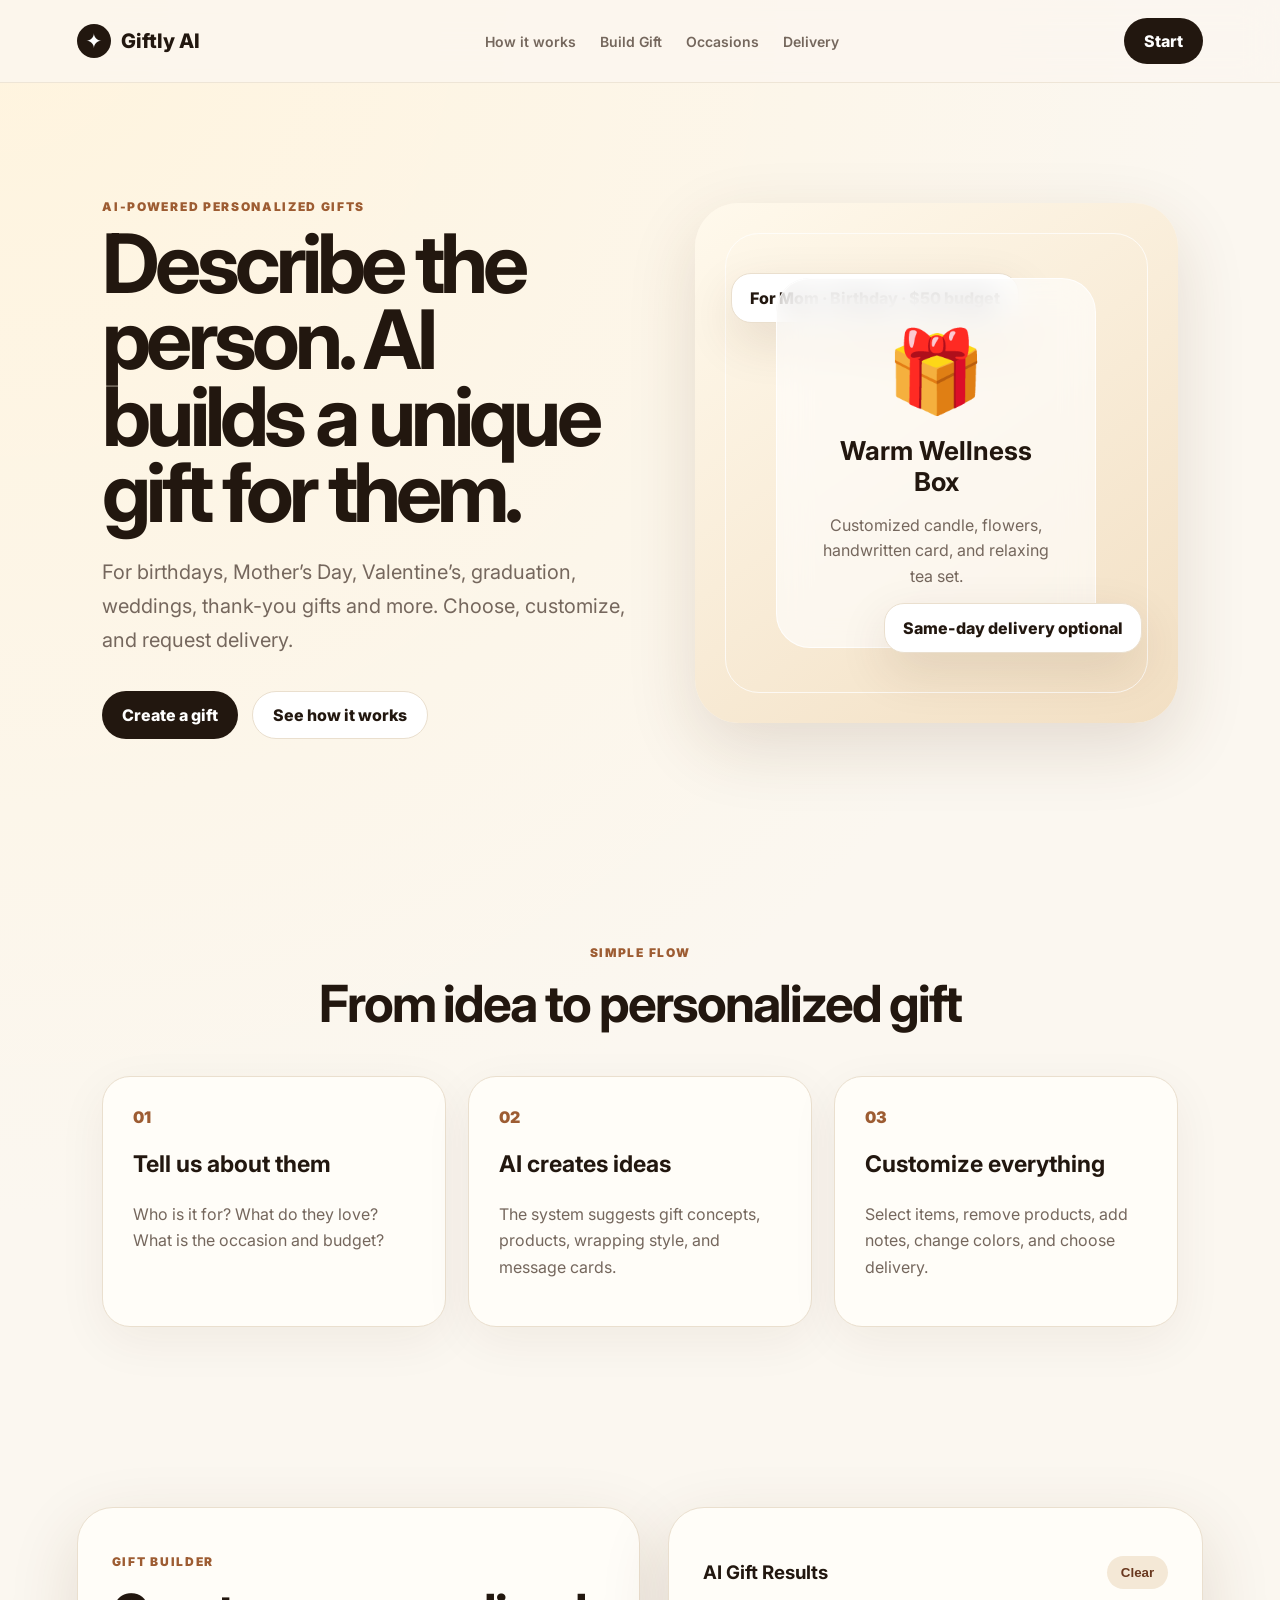
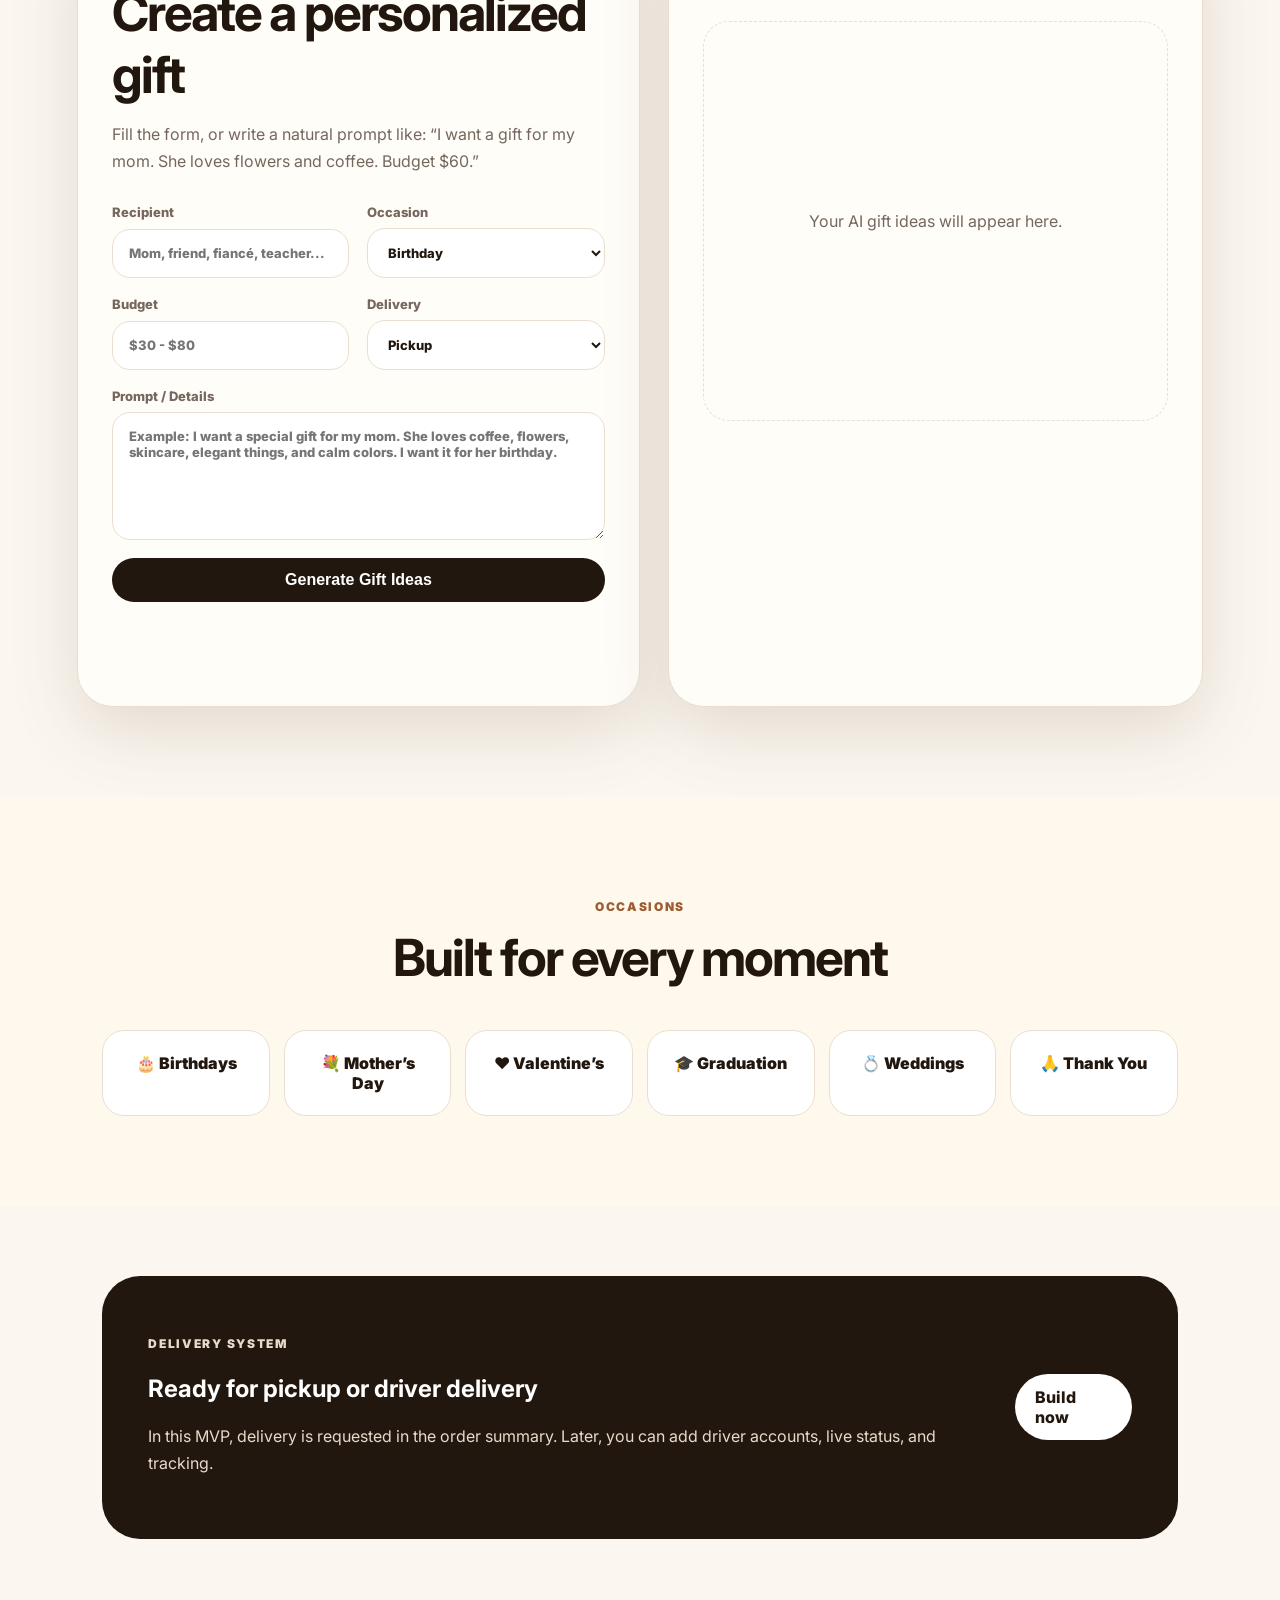
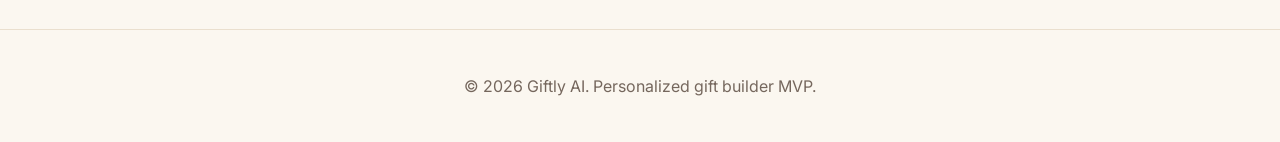
<file: index.html>
<!DOCTYPE html>
<html lang="en">
<head>
  <meta charset="UTF-8" />
  <meta name="viewport" content="width=device-width, initial-scale=1.0" />
  <title>Giftly AI | Personalized Gift Builder</title>
  <meta name="description" content="AI personalized gift builder for every occasion." />
  <link rel="preconnect" href="https://fonts.googleapis.com">
  <link rel="preconnect" href="https://fonts.gstatic.com" crossorigin>
  <link href="https://fonts.googleapis.com/css2?family=Inter:wght@400;500;600;700;800&display=swap" rel="stylesheet">
  <link rel="stylesheet" href="style.css" />
</head>
<body>
  <header class="site-header">
    <a href="#" class="brand"><span class="brand-mark">✦</span><span>Giftly AI</span></a>
    <nav>
      <a href="#how">How it works</a>
      <a href="#builder">Build Gift</a>
      <a href="#occasions">Occasions</a>
      <a href="#delivery">Delivery</a>
    </nav>
    <a href="#builder" class="header-btn">Start</a>
  </header>

  <main>
    <section class="hero">
      <div class="hero-content">
        <p class="eyebrow">AI-powered personalized gifts</p>
        <h1>Describe the person. AI builds a unique gift for them.</h1>
        <p class="hero-text">For birthdays, Mother’s Day, Valentine’s, graduation, weddings, thank-you gifts and more. Choose, customize, and request delivery.</p>
        <div class="hero-actions">
          <a href="#builder" class="primary-btn">Create a gift</a>
          <a href="#how" class="secondary-btn">See how it works</a>
        </div>
      </div>
      <div class="hero-card">
        <div class="floating-card top">For Mom · Birthday · $50 budget</div>
        <div class="gift-preview">
          <div class="gift-box">🎁</div>
          <h3>Warm Wellness Box</h3>
          <p>Customized candle, flowers, handwritten card, and relaxing tea set.</p>
        </div>
        <div class="floating-card bottom">Same-day delivery optional</div>
      </div>
    </section>

    <section id="how" class="section">
      <div class="section-title">
        <p class="eyebrow">Simple flow</p>
        <h2>From idea to personalized gift</h2>
      </div>
      <div class="steps-grid">
        <article><span>01</span><h3>Tell us about them</h3><p>Who is it for? What do they love? What is the occasion and budget?</p></article>
        <article><span>02</span><h3>AI creates ideas</h3><p>The system suggests gift concepts, products, wrapping style, and message cards.</p></article>
        <article><span>03</span><h3>Customize everything</h3><p>Select items, remove products, add notes, change colors, and choose delivery.</p></article>
      </div>
    </section>

    <section id="builder" class="builder-section">
      <div class="builder-panel">
        <div class="section-title left">
          <p class="eyebrow">Gift builder</p>
          <h2>Create a personalized gift</h2>
          <p>Fill the form, or write a natural prompt like: “I want a gift for my mom. She loves flowers and coffee. Budget $60.”</p>
        </div>

        <form id="giftForm" class="gift-form">
          <div class="form-row">
            <label>Recipient
              <input id="recipient" placeholder="Mom, friend, fiancé, teacher..." required />
            </label>
            <label>Occasion
              <select id="occasion">
                <option>Birthday</option>
                <option>Mother's Day</option>
                <option>Valentine's Day</option>
                <option>Graduation</option>
                <option>Wedding</option>
                <option>Anniversary</option>
                <option>Thank You</option>
                <option>New Baby</option>
                <option>Other</option>
              </select>
            </label>
          </div>

          <div class="form-row">
            <label>Budget
              <input id="budget" placeholder="$30 - $80" />
            </label>
            <label>Delivery
              <select id="delivery">
                <option>Pickup</option>
                <option>Delivery optional</option>
                <option>Same-day delivery</option>
              </select>
            </label>
          </div>

          <label>Prompt / Details
            <textarea id="prompt" rows="6" placeholder="Example: I want a special gift for my mom. She loves coffee, flowers, skincare, elegant things, and calm colors. I want it for her birthday."></textarea>
          </label>

          <button id="generateBtn" type="submit" class="primary-btn full">Generate Gift Ideas</button>
          <p id="formMessage" class="form-message"></p>
        </form>
      </div>

      <aside class="results-panel">
        <div class="results-header">
          <h3>AI Gift Results</h3>
          <button id="clearBtn" class="mini-btn">Clear</button>
        </div>
        <div id="loading" class="loading hidden"><span></span><p>Creating personalized gifts...</p></div>
        <div id="results" class="results-empty">Your AI gift ideas will appear here.</div>
      </aside>
    </section>

    <section id="customizer" class="section hidden">
      <div class="section-title">
        <p class="eyebrow">Customize</p>
        <h2>Your selected gift</h2>
      </div>
      <div id="customizerContent" class="customizer-card"></div>
    </section>

    <section id="occasions" class="section soft">
      <div class="section-title">
        <p class="eyebrow">Occasions</p>
        <h2>Built for every moment</h2>
      </div>
      <div class="occasion-grid">
        <div>🎂 Birthdays</div><div>💐 Mother’s Day</div><div>❤️ Valentine’s</div><div>🎓 Graduation</div><div>💍 Weddings</div><div>🙏 Thank You</div>
      </div>
    </section>

    <section id="delivery" class="delivery-section">
      <div>
        <p class="eyebrow">Delivery system</p>
        <h2>Ready for pickup or driver delivery</h2>
        <p>In this MVP, delivery is requested in the order summary. Later, you can add driver accounts, live status, and tracking.</p>
      </div>
      <a href="#builder" class="primary-btn">Build now</a>
    </section>
  </main>

  <footer>
    <p>© <span id="year"></span> Giftly AI. Personalized gift builder MVP.</p>
  </footer>

  <script src="script.js"></script>
</body>
</html>
</file>
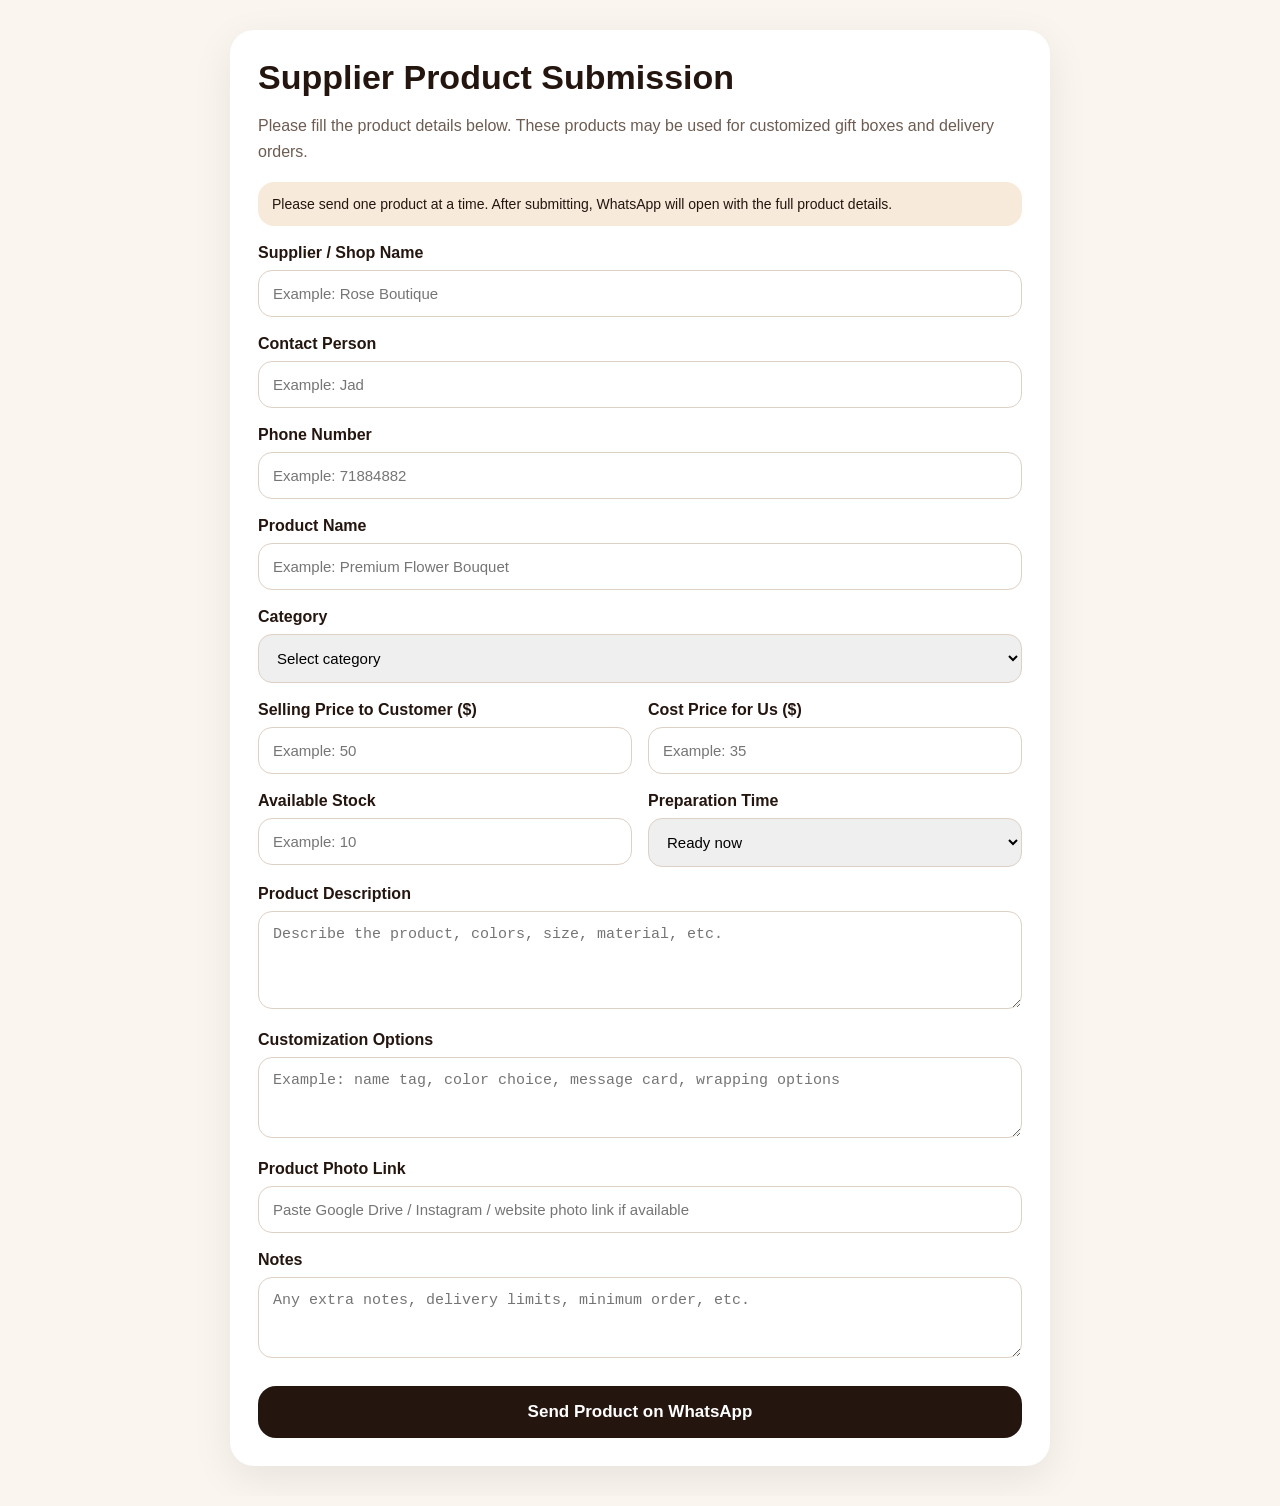
<file: supplier.html>
<!DOCTYPE html>
<html lang="en">
<head>
  <meta charset="UTF-8" />
  <meta name="viewport" content="width=device-width, initial-scale=1.0" />
  <title>Supplier Product Submission</title>
  <style>
    body {
      margin: 0;
      font-family: Arial, sans-serif;
      background: #faf5ef;
      color: #24150f;
    }

    .page {
      max-width: 820px;
      margin: auto;
      padding: 30px 18px;
    }

    .card {
      background: white;
      border-radius: 24px;
      padding: 28px;
      box-shadow: 0 12px 40px rgba(0,0,0,0.08);
    }

    h1 {
      margin: 0 0 10px;
      font-size: 34px;
    }

    p {
      color: #6d5c52;
      line-height: 1.6;
    }

    label {
      display: block;
      margin-top: 18px;
      font-weight: 700;
    }

    input, select, textarea {
      width: 100%;
      padding: 14px;
      margin-top: 8px;
      border-radius: 14px;
      border: 1px solid #ddd0c5;
      font-size: 15px;
      box-sizing: border-box;
    }

    textarea {
      resize: vertical;
    }

    .grid {
      display: grid;
      grid-template-columns: 1fr 1fr;
      gap: 16px;
    }

    button {
      width: 100%;
      margin-top: 24px;
      padding: 16px;
      border: 0;
      border-radius: 18px;
      background: #25150f;
      color: white;
      font-size: 17px;
      font-weight: 800;
      cursor: pointer;
    }

    .note {
      background: #f7eadb;
      padding: 14px;
      border-radius: 16px;
      margin-top: 18px;
      font-size: 14px;
    }

    @media(max-width: 700px) {
      .grid {
        grid-template-columns: 1fr;
      }

      h1 {
        font-size: 28px;
      }
    }
  </style>
</head>
<body>

  <div class="page">
    <div class="card">
      <h1>Supplier Product Submission</h1>
      <p>
        Please fill the product details below. These products may be used for customized gift boxes and delivery orders.
      </p>

      <div class="note">
        Please send one product at a time. After submitting, WhatsApp will open with the full product details.
      </div>

      <form id="supplierForm">
        <label>Supplier / Shop Name</label>
        <input id="supplierName" required placeholder="Example: Rose Boutique" />

        <label>Contact Person</label>
        <input id="contactPerson" required placeholder="Example: Jad" />

        <label>Phone Number</label>
        <input id="phone" required placeholder="Example: 71884882" />

        <label>Product Name</label>
        <input id="productName" required placeholder="Example: Premium Flower Bouquet" />

        <label>Category</label>
        <select id="category" required>
          <option value="">Select category</option>
          <option>Flowers</option>
          <option>Chocolate</option>
          <option>Perfume</option>
          <option>Jewelry</option>
          <option>Candles</option>
          <option>Skincare</option>
          <option>Coffee / Tea</option>
          <option>Home Decor</option>
          <option>Personalized Item</option>
          <option>Other</option>
        </select>

        <div class="grid">
          <div>
            <label>Selling Price to Customer ($)</label>
            <input id="sellingPrice" type="number" required placeholder="Example: 50" />
          </div>

          <div>
            <label>Cost Price for Us ($)</label>
            <input id="costPrice" type="number" required placeholder="Example: 35" />
          </div>
        </div>

        <div class="grid">
          <div>
            <label>Available Stock</label>
            <input id="stock" type="number" required placeholder="Example: 10" />
          </div>

          <div>
            <label>Preparation Time</label>
            <select id="prepTime" required>
              <option>Ready now</option>
              <option>Same day</option>
              <option>24 hours</option>
              <option>48 hours</option>
              <option>Custom</option>
            </select>
          </div>
        </div>

        <label>Product Description</label>
        <textarea id="description" rows="4" required placeholder="Describe the product, colors, size, material, etc."></textarea>

        <label>Customization Options</label>
        <textarea id="customization" rows="3" placeholder="Example: name tag, color choice, message card, wrapping options"></textarea>

        <label>Product Photo Link</label>
        <input id="photoLink" placeholder="Paste Google Drive / Instagram / website photo link if available" />

        <label>Notes</label>
        <textarea id="notes" rows="3" placeholder="Any extra notes, delivery limits, minimum order, etc."></textarea>

        <button type="submit">Send Product on WhatsApp</button>
      </form>
    </div>
  </div>

  <script>
    const YOUR_WHATSAPP_NUMBER = "96171884882";

    document.getElementById("supplierForm").addEventListener("submit", function(e) {
      e.preventDefault();

      const selling = Number(document.getElementById("sellingPrice").value || 0);
      const cost = Number(document.getElementById("costPrice").value || 0);
      const profit = selling - cost;

      const message =
`NEW SUPPLIER PRODUCT

Supplier: ${value("supplierName")}
Contact Person: ${value("contactPerson")}
Phone: ${value("phone")}

Product: ${value("productName")}
Category: ${value("category")}

Selling Price: $${selling}
Cost Price for Us: $${cost}
Estimated Profit: $${profit}

Stock: ${value("stock")}
Preparation Time: ${value("prepTime")}

Description:
${value("description")}

Customization:
${value("customization") || "None"}

Photo Link:
${value("photoLink") || "Not provided"}

Notes:
${value("notes") || "None"}`;

      const url = `https://wa.me/${YOUR_WHATSAPP_NUMBER}?text=${encodeURIComponent(message)}`;
      window.open(url, "_blank");
    });

    function value(id) {
      return document.getElementById(id).value.trim();
    }
  </script>

</body>
</html>
</file>
<file: style.css>
:root{
  --bg:#fbf7f0;--text:#22170f;--muted:#75675d;--card:#fffaf2;--line:#eadfce;--accent:#9d5c32;--accent-dark:#69381f;--cream:#fffdf8;--shadow:0 24px 70px rgba(83,50,23,.14);--radius:28px
}
*{box-sizing:border-box} html{scroll-behavior:smooth} body{margin:0;font-family:Inter,system-ui,sans-serif;background:radial-gradient(circle at top left,#fff4de,transparent 34%),var(--bg);color:var(--text)}
a{text-decoration:none;color:inherit}.site-header{position:sticky;top:0;z-index:20;display:flex;align-items:center;justify-content:space-between;padding:18px 6vw;background:rgba(251,247,240,.78);backdrop-filter:blur(18px);border-bottom:1px solid rgba(234,223,206,.75)}
.brand{display:flex;gap:10px;align-items:center;font-weight:800;font-size:20px}.brand-mark{display:grid;place-items:center;width:34px;height:34px;border-radius:50%;background:var(--text);color:#fff}nav{display:flex;gap:24px;color:var(--muted);font-size:14px;font-weight:600}.header-btn,.primary-btn,.secondary-btn,.mini-btn{border:0;cursor:pointer;font-weight:800;border-radius:999px;display:inline-flex;align-items:center;justify-content:center;transition:.2s}.header-btn,.primary-btn{background:var(--text);color:#fff;padding:13px 20px}.primary-btn:hover,.header-btn:hover{transform:translateY(-2px);box-shadow:0 12px 30px rgba(34,23,15,.18)}.secondary-btn{background:#fff;color:var(--text);border:1px solid var(--line);padding:13px 20px}.hero{display:grid;grid-template-columns:1.05fr .95fr;gap:60px;align-items:center;min-height:760px;padding:80px 8vw}.eyebrow{color:var(--accent);text-transform:uppercase;letter-spacing:.14em;font-size:12px;font-weight:900}.hero h1{font-size:clamp(44px,7vw,82px);line-height:.93;margin:12px 0 24px;letter-spacing:-.06em}.hero-text{font-size:20px;line-height:1.7;color:var(--muted);max-width:620px}.hero-actions{display:flex;gap:14px;margin-top:34px;flex-wrap:wrap}.hero-card{position:relative;min-height:520px;border-radius:44px;background:linear-gradient(145deg,#fff9ec,#f2dfc3);box-shadow:var(--shadow);display:grid;place-items:center;overflow:hidden}.hero-card:before{content:"";position:absolute;inset:30px;border:1px solid rgba(255,255,255,.75);border-radius:34px}.gift-preview{position:relative;text-align:center;background:rgba(255,255,255,.62);border:1px solid rgba(255,255,255,.8);padding:42px;border-radius:34px;max-width:320px;backdrop-filter:blur(16px)}.gift-box{font-size:80px}.gift-preview h3{font-size:26px;margin:16px 0 8px}.gift-preview p{color:var(--muted);line-height:1.6}.floating-card{position:absolute;background:#fff;border:1px solid var(--line);padding:14px 18px;border-radius:20px;font-weight:800;box-shadow:0 18px 50px rgba(70,38,15,.12)}.floating-card.top{top:70px;left:36px}.floating-card.bottom{bottom:70px;right:36px}.section{padding:90px 8vw}.section.soft{background:#fff9ed}.section-title{text-align:center;max-width:720px;margin:0 auto 42px}.section-title.left{text-align:left;margin:0 0 28px}.section-title h2{font-size:clamp(32px,4vw,54px);letter-spacing:-.04em;margin:8px 0}.section-title p:not(.eyebrow){color:var(--muted);line-height:1.7}.steps-grid{display:grid;grid-template-columns:repeat(3,1fr);gap:22px}.steps-grid article,.customizer-card{background:var(--cream);border:1px solid var(--line);border-radius:var(--radius);padding:30px;box-shadow:0 14px 50px rgba(64,38,14,.06)}.steps-grid span{color:var(--accent);font-weight:900}.steps-grid h3{font-size:23px}.steps-grid p{color:var(--muted);line-height:1.65}.builder-section{padding:90px 6vw;display:grid;grid-template-columns:1fr .95fr;gap:28px}.builder-panel,.results-panel{background:var(--cream);border:1px solid var(--line);border-radius:36px;padding:34px;box-shadow:var(--shadow)}.gift-form{display:grid;gap:18px}.form-row{display:grid;grid-template-columns:1fr 1fr;gap:18px}label{display:grid;gap:8px;font-size:13px;font-weight:800;color:var(--muted)}input,select,textarea{width:100%;border:1px solid var(--line);border-radius:18px;padding:15px 16px;background:#fff;font:inherit;color:var(--text);outline:none}textarea{resize:vertical}.full{width:100%;font-size:16px}.form-message{min-height:20px;color:#b23a2f;font-weight:700}.results-header{display:flex;align-items:center;justify-content:space-between;margin-bottom:18px}.mini-btn{padding:9px 14px;background:#f4e8d6;color:var(--accent-dark)}.results-empty{min-height:400px;display:grid;place-items:center;text-align:center;color:var(--muted);border:1px dashed var(--line);border-radius:26px;padding:30px}.gift-card{background:#fff;border:1px solid var(--line);border-radius:26px;padding:22px;margin-bottom:16px}.gift-card h4{margin:0 0 8px;font-size:22px}.gift-card p{color:var(--muted);line-height:1.6}.tag-row{display:flex;gap:8px;flex-wrap:wrap;margin:14px 0}.tag{font-size:12px;font-weight:800;background:#f5ead8;color:var(--accent-dark);padding:8px 10px;border-radius:999px}.item-list{padding-left:18px;color:var(--muted);line-height:1.7}.select-btn{margin-top:12px;width:100%;padding:12px;border-radius:16px;border:0;background:var(--accent);color:#fff;font-weight:900;cursor:pointer}.loading{min-height:400px;display:grid;place-items:center;text-align:center;color:var(--muted)}.loading span{width:44px;height:44px;border-radius:50%;border:4px solid #eadfce;border-top-color:var(--accent);animation:spin 1s linear infinite}@keyframes spin{to{transform:rotate(360deg)}}.hidden{display:none!important}.customizer-card{max-width:860px;margin:auto}.customizer-grid{display:grid;grid-template-columns:1fr 1fr;gap:18px}.customizer-actions{display:flex;gap:12px;flex-wrap:wrap;margin-top:20px}.summary-box{white-space:pre-wrap;background:#fff;border:1px solid var(--line);border-radius:20px;padding:18px;color:var(--muted);line-height:1.7}.occasion-grid{display:grid;grid-template-columns:repeat(6,1fr);gap:14px}.occasion-grid div{background:#fff;border:1px solid var(--line);padding:22px;border-radius:22px;text-align:center;font-weight:900}.delivery-section{margin:70px 8vw 90px;padding:46px;border-radius:38px;background:var(--text);color:#fff;display:flex;align-items:center;justify-content:space-between;gap:24px}.delivery-section p{color:#e8dacb;line-height:1.7}.delivery-section .primary-btn{background:#fff;color:var(--text)}footer{text-align:center;padding:30px;color:var(--muted);border-top:1px solid var(--line)}
@media(max-width:900px){nav{display:none}.hero,.builder-section{grid-template-columns:1fr}.hero{padding-top:50px;min-height:auto}.hero-card{min-height:430px}.steps-grid,.occasion-grid{grid-template-columns:1fr 1fr}.form-row,.customizer-grid{grid-template-columns:1fr}}
@media(max-width:560px){.site-header{padding:14px 18px}.hero,.section,.builder-section{padding-left:18px;padding-right:18px}.hero h1{font-size:46px}.steps-grid,.occasion-grid{grid-template-columns:1fr}.delivery-section{margin:40px 18px;display:block}.floating-card{display:none}}
</file>
